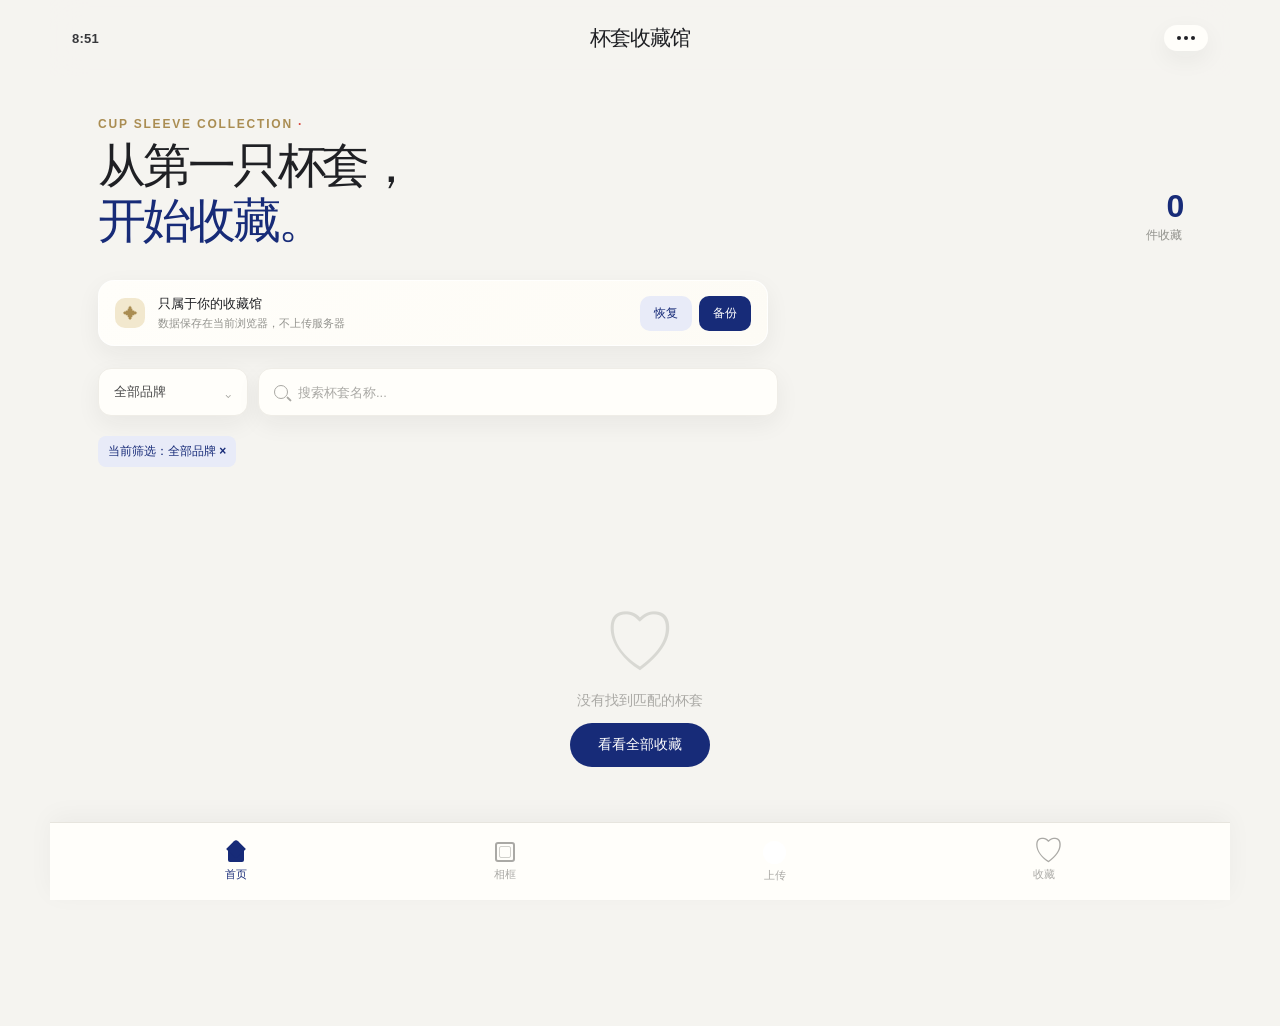
<file: index.html>
<!doctype html>
<html lang="zh-CN">
<head>
  <meta charset="UTF-8" />
  <meta name="viewport" content="width=device-width, initial-scale=1.0, viewport-fit=cover" />
  <meta name="theme-color" content="#f5f4f0" />
  <meta name="description" content="个人杯套收藏馆 - 收藏、整理、记录每一只喜欢的杯套。" />
  <title>杯套收藏馆</title>
  <link rel="stylesheet" href="styles.css?v=20260922" />
</head>
<body>
  <div class="app-shell">
    <header class="topbar">
      <div class="status-time" id="statusTime">8:51</div>
      <div class="topbar-title">杯套收藏馆</div>
      <button class="mini-menu" id="menuButton" aria-label="打开快捷菜单"><span></span><span></span><span></span></button>
    </header>

    <main class="main-content">
      <section class="view active" id="homeView" aria-label="首页">
        <div class="home-intro">
          <div>
            <p class="eyebrow">CUP SLEEVE COLLECTION <span>·</span></p>
            <h1>把喜欢的杯套，<br /><em>好好收藏。</em></h1>
          </div>
          <div class="collection-total"><strong id="totalCount">0</strong><span>件收藏</span></div>
        </div>
        <div class="notice-card">
          <div class="notice-icon">✦</div>
          <div><strong>只属于你的收藏馆</strong><span>数据保存在当前浏览器，不上传服务器</span></div>
          <div class="data-actions"><button class="notice-action restore-action" id="restoreButton">恢复</button><button class="notice-action" id="backupButton">备份</button><input id="restoreInput" type="file" accept="application/json,.json" hidden /></div>
        </div>
        <div class="toolbar">
          <button class="select-control" id="brandFilterButton">全部品牌 <span>⌄</span></button>
          <label class="search-box"><span class="search-icon"></span><input id="searchInput" type="search" placeholder="搜索杯套名称..." /></label>
        </div>
        <div class="active-filter" id="activeFilter" hidden></div>
        <div id="collectionList"></div>
      </section>

      <section class="view" id="frameView" aria-label="相框">
        <div class="page-heading"><p class="eyebrow">FRAME STUDIO</p><h1>杯套相框</h1><p>把上传的杯套填进拼贴墙，填满一整面。</p></div>
        <div class="frame-toolbar"><button class="ghost-button" id="frameExport">导出图片</button><button class="ghost-button" id="frameFill">一键铺满</button><button class="ghost-button danger" id="frameClear">清空相框</button></div>
        <div class="frame-stage" id="frameStage" aria-label="相框画布"><div class="frame-hint" id="frameHint">点下方杯套选中，再点相框里的位置放入</div></div>
        <div class="tip-card frame-tip"><span class="tip-mark">i</span><p>先点下方杯套选中，再点相框里的位置放入，可连续填多个位置；再点一次杯套取消选中，此时点相框里已放的杯套即可移除。</p></div>
        <div class="frame-tray-wrap"><div class="section-title"><h2>我的杯套</h2><span>点一下选中</span></div><div class="frame-tray" id="frameTray"></div></div>
      </section>

      <section class="view" id="uploadView" aria-label="上传杯套">
        <div class="page-heading upload-heading"><p class="eyebrow">ADD TO ARCHIVE</p><h1>上传杯套</h1><p>记录一只杯套，也记录一段当时的心情。</p></div>
        <form class="upload-form" id="uploadForm">
          <label>杯套名称 <b>*</b><input id="sleeveName" required placeholder="例如：线条小狗联名款" /></label>
          <label>贡献人昵称 <small>（选填）</small><input id="contributor" placeholder="例如：小粉" /></label>
          <label>品牌 <b>*</b><select id="brandInput" required><option value="">请选择品牌</option><option>瑞幸咖啡</option><option>喜茶</option><option>星巴克</option><option>MINISO</option><option>其他品牌</option></select></label>
          <label>发行时间 <b>*</b><input id="dateInput" type="date" required /></label>
          <label>类型标签<select id="tagInput"><option>联名限定</option><option>常规款</option><option>节日限定</option><option>城市限定</option></select></label>
          <label>发行故事 <small>（选填）</small><textarea id="storyInput" rows="4" placeholder="记录这枚杯套背后的故事……"></textarea></label>
          <label>杯套图片 <b>*</b><div class="image-picker" id="imagePicker"><input id="imageInput" type="file" accept="image/*" /><div class="upload-icon">＋</div><strong>点击选择图片</strong><span>建议使用清晰的正面照片</span><img id="imagePreview" alt="图片预览" hidden /></div></label>
          <button class="primary-button submit-button" type="submit">确认上传 <span>→</span></button>
          <button class="feedback-button" type="button" id="feedbackButton">有问题或建议？ <u>点这里反馈</u></button>
        </form>
      </section>

      <section class="view" id="favoritesView" aria-label="收藏">
        <div class="page-heading favorite-heading"><p class="eyebrow">MY FAVORITES</p><h1>杯套收藏</h1><p>把最喜欢的那些，单独留一页。</p></div>
        <div class="favorite-summary"><strong id="favoriteCount">0</strong><span>枚心动收藏</span><button id="clearFavorites">清空收藏</button></div>
        <div id="favoritesList"></div>
      </section>
    </main>

    <nav class="bottom-nav" aria-label="主导航">
      <button class="nav-item active" data-view="homeView"><span class="nav-icon home-icon"></span><small>首页</small></button>
      <button class="nav-item" data-view="frameView"><span class="nav-icon frame-icon"></span><small>相框</small></button>
      <button class="nav-item upload-nav" data-view="uploadView"><span class="nav-icon plus-icon">＋</span><small>上传</small></button>
      <button class="nav-item" data-view="favoritesView"><span class="nav-icon heart-icon"></span><small>收藏</small></button>
    </nav>
  </div>

  <div class="modal-backdrop" id="brandModal" hidden>
    <div class="bottom-sheet" role="dialog" aria-modal="true" aria-labelledby="brandModalTitle">
      <div class="sheet-handle"></div><h2 id="brandModalTitle">全部品牌</h2><div class="brand-options" id="brandOptions"></div><div class="sheet-actions"><button class="cancel-button" id="cancelBrand">取消</button><button class="confirm-button" id="confirmBrand">确定</button></div>
    </div>
  </div>

  <div class="modal-backdrop" id="detailModal" hidden>
    <div class="detail-sheet" role="dialog" aria-modal="true"><button class="close-detail" id="closeDetail" aria-label="关闭">×</button><div id="detailContent"></div></div>
  </div>

  <div class="toast" id="toast" role="status"></div>
  <script src="app.js?v=20260922"></script>
</body>
</html>
</file>
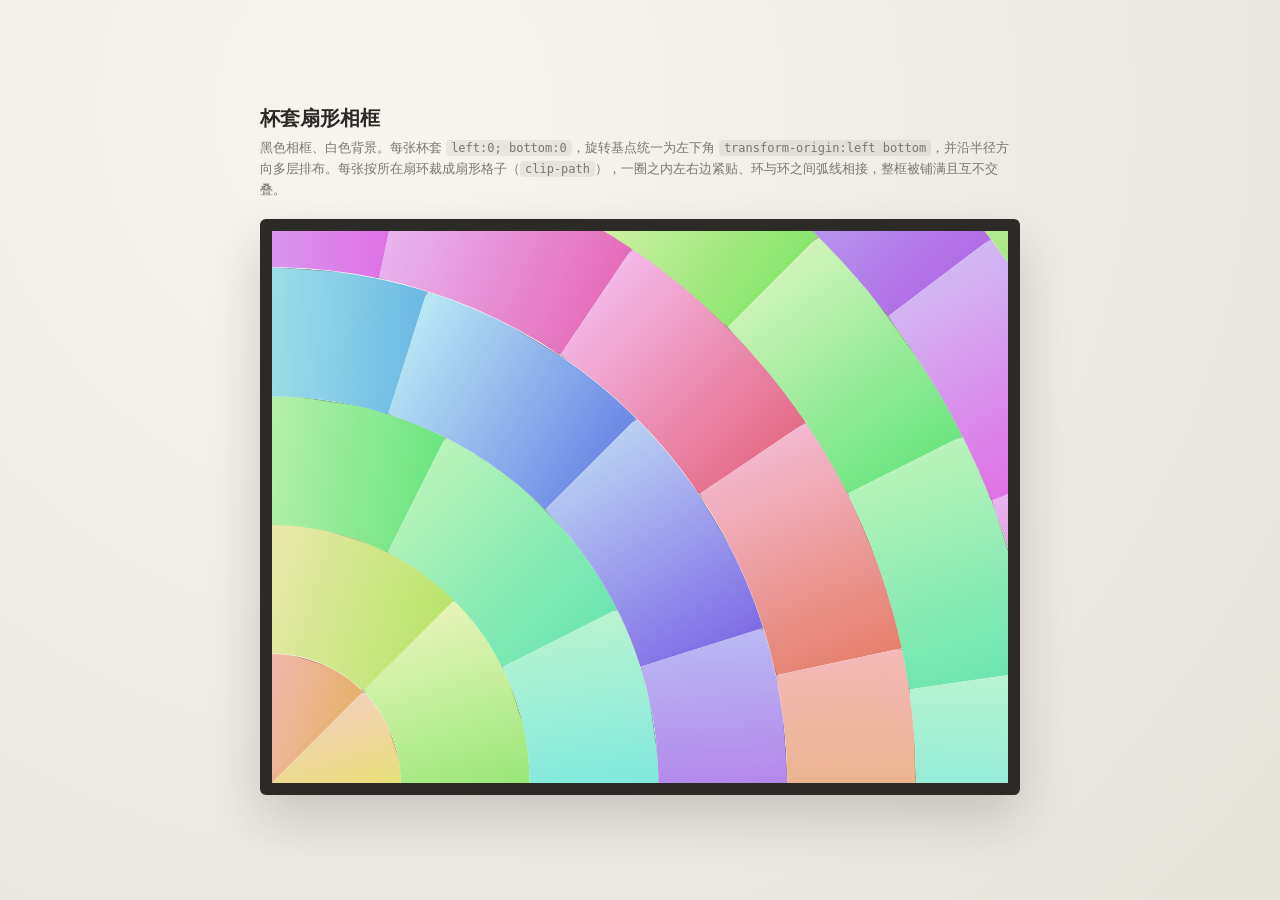
<file: fan.html>
<!doctype html>
<html lang="zh-CN">
  <head>
    <meta charset="utf-8" />
    <meta name="viewport" content="width=device-width, initial-scale=1" />
    <title>杯套扇形相框</title>
    <style>
      * { box-sizing: border-box; }
      body { margin: 0; min-height: 100vh; display: grid; place-items: center; padding: 28px 18px; color: #2c2a26; background: radial-gradient(circle at 30% 12%, #f7f5ef, #e6e3db); font-family: "PingFang SC", "Microsoft YaHei", system-ui, sans-serif; }
      main { width: min(100%, 760px); }
      h1 { margin: 0 0 6px; font-size: 20px; }
      p { margin: 0 0 18px; font-size: 13px; line-height: 1.6; color: #7a7770; }
      code { padding: 1px 5px; border-radius: 4px; background: rgba(44, 42, 38, .07); font-size: 12px; }
      .frame { border: 12px solid #2c2a26; border-radius: 6px; background: #fffefa; box-shadow: 0 24px 50px rgba(31, 32, 36, .18); }
      .stage { position: relative; width: 100%; aspect-ratio: 4 / 3; overflow: hidden; background: #fffefa; }
      .strip { position: absolute; left: 0; bottom: 0; transform-origin: left bottom; display: flex; align-items: center; justify-content: flex-end; padding-right: 14px; border: 1px solid rgba(60, 55, 48, .35); border-radius: 3px; font-size: 12px; font-weight: 700; letter-spacing: .5px; color: #4b453d; box-shadow: 0 6px 14px rgba(31, 32, 36, .08); }
    </style>
  </head>
  <body>
    <main>
      <h1>杯套扇形相框</h1>
      <p>黑色相框、白色背景。每张杯套 <code>left:0; bottom:0</code>，旋转基点统一为左下角 <code>transform-origin:left bottom</code>，并沿半径方向多层排布。每张按所在扇环裁成扇形格子（<code>clip-path</code>），一圈之内左右边紧贴、环与环之间弧线相接，整框被铺满且互不交叠。</p>
      <div class="frame">
        <div class="stage" id="stage"></div>
      </div>
    </main>
    <script>
      const stage = document.getElementById("stage");
      const W = 4;
      const H = 3;
      const length = 1.2;
      const thick = 0.7;
      const start = -100;
      const end = 10;
      const radiusEnd = 7;
      const span = ((end - start) * Math.PI) / 180;
      function rotatePoint(x, y, deg) { const r = (deg * Math.PI) / 180; const c = Math.cos(r); const s = Math.sin(r); return [x * c - y * s, x * s + y * c]; }
      let index = 0;
      for (let radius = thick / 2; radius <= radiusEnd + 1e-6; radius += thick) {
        const count = Math.max(2, Math.round((radius * span) / length));
        const step = span / count;
        for (let k = 0; k < count; k += 1) {
          const a0 = ((start * Math.PI) / 180) + k * step;
          const rot = ((a0 + step / 2) * 180) / Math.PI + 90;
          const rIn = radius - thick / 2;
          const rOut = radius + thick / 2;
          const seg = Math.max(2, Math.ceil(step / 0.05));
          const points = [];
          for (let i = 0; i <= seg; i += 1) { const a = a0 + (step * i) / seg; points.push([rIn * Math.cos(a), rIn * Math.sin(a)]); }
          for (let i = seg; i >= 0; i -= 1) { const a = a0 + (step * i) / seg; points.push([rOut * Math.cos(a), rOut * Math.sin(a)]); }
          const local = points.map((point) => rotatePoint(point[0], point[1], -rot));
          const minX = Math.min(...local.map((p) => p[0]));
          const maxX = Math.max(...local.map((p) => p[0]));
          const minY = Math.min(...local.map((p) => p[1]));
          const maxY = Math.max(...local.map((p) => p[1]));
          const width = maxX - minX;
          const height = maxY - minY;
          const strip = document.createElement("div");
          strip.className = "strip";
          strip.style.width = `${(width / W) * 100}%`;
          strip.style.height = `${(height / H) * 100}%`;
          strip.style.transformOrigin = "left bottom";
          strip.style.transform = `rotate(${rot}deg) translate(${(minX / width) * 100}%, ${(maxY / height) * 100}%)`;
          strip.style.clipPath = `polygon(${local.map((p) => `${(((p[0] - minX) / width) * 100).toFixed(3)}% ${(((p[1] - minY) / height) * 100).toFixed(3)}%`).join(",")})`;
          strip.style.zIndex = index;
          strip.style.background = `linear-gradient(90deg, hsl(${(index * 24) % 360} 72% 84%), hsl(${(index * 24 + 34) % 360} 70% 66%))`;
          stage.appendChild(strip);
          index += 1;
        }
      }
    </script>
  </body>
</html>
</file>
<file: styles.css>
:root {
  --bg: #f5f4f0;
  --paper: #fffefa;
  --ink: #1f2024;
  --muted: #92928d;
  --line: #e8e6df;
  --navy: #172b78;
  --navy-2: #2f469d;
  --coral: #d9483f;
  --green: #08b665;
  --shadow: 0 8px 25px rgba(31, 32, 36, 0.06);
  font-family: -apple-system, BlinkMacSystemFont, "Segoe UI", "PingFang SC", "Microsoft YaHei", sans-serif;
  color: var(--ink);
  background: var(--bg);
  font-synthesis: none;
}
* { box-sizing: border-box; }
body { margin: 0; min-width: 320px; background: var(--bg); }
button, input, select, textarea { font: inherit; }
button { cursor: pointer; border: 0; }
.app-shell { min-height: 100vh; max-width: 1180px; margin: 0 auto; position: relative; padding-bottom: 100px; }
.topbar { height: 76px; display: grid; grid-template-columns: 1fr auto 1fr; align-items: center; padding: 0 22px; background: rgba(245,244,240,.92); position: sticky; top: 0; z-index: 10; backdrop-filter: blur(16px); }
.status-time { font-size: 13px; font-weight: 700; color: #37383b; letter-spacing: .02em; }
.topbar-title { font-size: 21px; font-weight: 800; letter-spacing: -.04em; }
.mini-menu { justify-self: end; display: flex; gap: 3px; align-items: center; padding: 11px 13px; border-radius: 18px; background: var(--paper); box-shadow: var(--shadow); }
.mini-menu span { width: 4px; height: 4px; border-radius: 50%; background: #1f2024; }
.main-content { padding: 24px clamp(18px, 4vw, 48px) 40px; }
.view { display: none; animation: fade-in .25s ease; }
.view.active { display: block; }
@keyframes fade-in { from { opacity: 0; transform: translateY(5px); } to { opacity: 1; transform: translateY(0); } }
.home-intro { display: flex; align-items: flex-end; justify-content: space-between; gap: 20px; margin: 2px 0 26px; }
.eyebrow { margin: 0 0 8px; color: #aa8d52; font-size: 12px; line-height: 1; letter-spacing: .15em; font-weight: 800; }
.eyebrow span { color: var(--coral); }
h1 { margin: 0; font-size: clamp(31px, 6vw, 48px); line-height: 1.15; letter-spacing: -.065em; }
h1 em { font-style: normal; color: var(--navy); }
.collection-total { display: flex; flex-direction: column; align-items: flex-end; padding-bottom: 4px; color: var(--muted); }
.collection-total strong { color: var(--navy); font-size: 32px; line-height: 1; letter-spacing: -.07em; }
.collection-total span { font-size: 12px; margin-top: 5px; }
.notice-card { display: flex; align-items: center; gap: 13px; padding: 14px 16px; margin-bottom: 22px; border: 1px solid rgba(255,255,255,.9); border-radius: 16px; background: linear-gradient(120deg, #fffefa, #fdfbf5); box-shadow: var(--shadow); }
.notice-icon { width: 30px; height: 30px; display: grid; place-items: center; border-radius: 10px; color: #aa8d52; background: #f2e8ce; font-size: 15px; }
.notice-card div:nth-child(2) { display: flex; flex-direction: column; gap: 3px; flex: 1; }
.notice-card strong { font-size: 13px; }
.notice-card span { color: var(--muted); font-size: 11px; }
.data-actions { display: flex; align-items: center; gap: 7px; }.notice-action { padding: 9px 14px; border-radius: 10px; background: var(--navy); color: #fff; font-size: 12px; font-weight: 700; }.restore-action { color: var(--navy); background: #e8ebf8; }
.toolbar { display: grid; grid-template-columns: 150px 1fr; gap: 10px; margin: 0 0 25px; }
.select-control, .search-box { height: 48px; display: flex; align-items: center; gap: 8px; padding: 0 15px; border: 1px solid #efede7; border-radius: 13px; background: var(--paper); color: #4a4a4a; box-shadow: var(--shadow); font-size: 13px; }
.select-control { justify-content: space-between; }
.select-control span { color: var(--muted); font-size: 15px; }
.search-box { min-width: 0; }
.search-box input { width: 100%; min-width: 0; outline: none; border: 0; background: transparent; color: var(--ink); font-size: 13px; }
.search-box input::placeholder { color: #aaa9a5; }
.search-icon { width: 14px; height: 14px; flex: 0 0 14px; position: relative; border: 1.8px solid #a9a8a3; border-radius: 50%; }
.search-icon::after { content: ""; position: absolute; width: 6px; height: 2px; right: -5px; bottom: -2px; transform: rotate(45deg); border-radius: 2px; background: #a9a8a3; }
.active-filter { display: inline-flex; margin: -8px 0 19px; padding: 7px 10px; border-radius: 8px; color: var(--navy); background: #e8ebf8; font-size: 12px; font-weight: 700; }
.brand-section { margin: 0 0 28px; }
.brand-heading { display: flex; align-items: center; gap: 9px; margin-bottom: 13px; }
.brand-heading::before { content: ""; width: 5px; height: 21px; border-radius: 4px; background: var(--navy); }
.brand-heading h2 { margin: 0; font-size: 18px; letter-spacing: -.04em; }
.brand-heading p { margin: 3px 0 0; color: #aaa9a5; font-size: 12px; }
.brand-heading .count { margin-left: auto; color: #aaa9a5; font-size: 12px; }
.sleeve-grid { display: grid; grid-template-columns: repeat(2, minmax(0, 1fr)); gap: 15px; }
.sleeve-card { overflow: hidden; border-radius: 15px; background: var(--paper); box-shadow: var(--shadow); transition: transform .2s ease, box-shadow .2s ease; }
.sleeve-card:hover { transform: translateY(-3px); box-shadow: 0 12px 30px rgba(31,32,36,.1); }
.art-wrap { height: 170px; position: relative; display: grid; place-items: center; background: #eeefef; overflow: hidden; }
.art-wrap::before { content: ""; width: 150px; height: 150px; position: absolute; border-radius: 50%; background: rgba(255,255,255,.23); filter: blur(1px); }
.art { width: 85%; height: 74%; position: relative; z-index: 1; filter: drop-shadow(0 8px 7px rgba(24,30,32,.16)); transition: transform .2s ease; }.custom-art { object-fit: contain; }.photo-board { padding: 12px; background: #f1f0eb; }.photo-board .custom-art { width: 100%; height: 100%; padding: 7px; border-radius: 5px; background: #fff; box-shadow: 0 8px 16px rgba(35,35,35,.12); filter: none; object-fit: contain; }
.sleeve-card:hover .art { transform: rotate(-2deg) scale(1.04); }
.favorite-toggle { width: 34px; height: 34px; display: grid; place-items: center; position: absolute; top: 10px; right: 10px; z-index: 2; border-radius: 50%; background: rgba(109,109,109,.35); color: white; font-size: 20px; line-height: 1; }
.favorite-toggle.saved { color: #f5c62c; background: rgba(255,255,255,.85); }
.card-body { min-height: 104px; padding: 14px 13px 12px; display: flex; flex-direction: column; }
.card-body h3 { overflow: hidden; margin: 0 0 11px; font-size: 14px; line-height: 1.35; letter-spacing: -.025em; display: -webkit-box; -webkit-line-clamp: 2; -webkit-box-orient: vertical; }
.card-meta { display: flex; align-items: center; justify-content: space-between; gap: 8px; margin-top: auto; color: #aaa9a5; font-size: 11px; }
.tag { padding: 4px 7px; border-radius: 5px; color: white; background: var(--coral); font-size: 10px; font-weight: 700; white-space: nowrap; }
.tag.normal { color: #73736f; background: #e8e7e3; }
.empty-state { min-height: 400px; display: grid; place-items: center; align-content: center; gap: 13px; color: #aaa9a5; text-align: center; }
.empty-heart { color: #d8d8d3; font-size: 74px; line-height: 1; font-weight: 200; }
.empty-state p { margin: 0; font-size: 14px; }
.primary-button { background: var(--navy); color: white; font-weight: 800; border-radius: 30px; transition: background .2s ease, transform .2s ease; }
.primary-button:hover { background: var(--navy-2); transform: translateY(-1px); }
.empty-state .primary-button { padding: 13px 28px; font-size: 14px; }
.page-heading { margin-bottom: 25px; }
.page-heading > p:last-child { margin: 10px 0 0; color: var(--muted); font-size: 13px; }
.tip-card, .favorite-summary { border-radius: 17px; background: var(--paper); box-shadow: var(--shadow); }
.ghost-button { padding: 8px 12px; border: 1px solid var(--line); border-radius: 9px; background: transparent; color: var(--navy); font-size: 12px; }.ghost-button.danger { color: var(--coral); border-color: #f0d4ce; }
.section-title { display: flex; align-items: baseline; justify-content: space-between; margin-bottom: 7px; }.section-title h2 { margin: 0; font-size: 16px; }.section-title span { color: var(--muted); font-size: 11px; }
.tip-card { display: flex; gap: 10px; align-items: center; margin-top: 16px; padding: 13px 15px; color: var(--muted); }.tip-mark { width: 18px; height: 18px; display: grid; place-items: center; border: 1px solid #c9c8c2; border-radius: 50%; font-size: 11px; }.tip-card p { margin: 0; font-size: 11px; }
.upload-heading { margin-bottom: 17px; }.upload-form { display: grid; gap: 16px; }.upload-form label { display: grid; gap: 8px; color: #6c6b67; font-size: 13px; font-weight: 500; }.upload-form b { color: var(--coral); }.upload-form small { color: #aaa9a5; font-size: 11px; font-weight: 400; }.upload-form input:not([type="file"]), .upload-form select, .upload-form textarea { width: 100%; padding: 13px 14px; border: 1px solid #eeece5; border-radius: 12px; outline: none; background: var(--paper); color: var(--ink); box-shadow: var(--shadow); font-size: 14px; }.upload-form textarea { resize: vertical; min-height: 112px; }.upload-form input:focus, .upload-form select:focus, .upload-form textarea:focus { border-color: #aeb8e0; box-shadow: 0 0 0 3px rgba(23,43,120,.08); }.image-picker { min-height: 145px; display: grid; place-items: center; align-content: center; gap: 6px; position: relative; overflow: hidden; border: 1.5px dashed #d7d4cb; border-radius: 13px; background: #fbfaf6; color: #b96b2b; cursor: pointer; }.image-picker input { width: 100%; height: 100%; position: absolute; inset: 0; opacity: 0; cursor: pointer; z-index: 2; }.upload-icon { font-size: 30px; line-height: 1; color: #b89140; }.image-picker strong { font-size: 13px; }.image-picker span { color: #b6a58f; font-size: 11px; }.image-picker img { width: calc(100% - 22px); height: calc(100% - 22px); padding: 6px; object-fit: contain; position: absolute; inset: 11px; z-index: 1; border-radius: 7px; background: #fff; box-shadow: 0 7px 16px rgba(35,35,35,.12); }.image-picker.has-image strong, .image-picker.has-image span, .image-picker.has-image .upload-icon { display: none; }.submit-button { width: min(100%, 310px); height: 48px; justify-self: center; font-size: 15px; }.submit-button span { margin-left: 12px; font-size: 18px; }.feedback-button { justify-self: center; color: #b6a58f; background: transparent; font-size: 12px; }.feedback-button u { text-decoration: none; color: #a78347; }
.favorite-summary { display: flex; align-items: center; gap: 8px; padding: 15px 17px; margin-bottom: 18px; }.favorite-summary strong { color: var(--navy); font-size: 30px; letter-spacing: -.06em; }.favorite-summary span { color: var(--muted); font-size: 12px; flex: 1; }.favorite-summary button { padding: 7px 9px; color: var(--coral); background: transparent; font-size: 11px; }
.bottom-nav { height: 78px; display: grid; grid-template-columns: repeat(4, 1fr); align-items: center; position: fixed; z-index: 20; bottom: 0; left: 50%; width: min(100%, 1180px); transform: translateX(-50%); padding: 7px max(18px, 4vw) calc(7px + env(safe-area-inset-bottom)); border-top: 1px solid rgba(225,223,216,.8); background: rgba(255,254,250,.96); box-shadow: 0 -6px 24px rgba(31,32,36,.04); backdrop-filter: blur(18px); }.nav-item { display: flex; flex-direction: column; align-items: center; gap: 4px; color: #aaa9a5; background: transparent; }.nav-item.active { color: var(--navy); }.nav-item small { font-size: 11px; font-weight: 600; }.nav-icon { width: 22px; height: 22px; display: block; position: relative; }.home-icon::before { content: ""; width: 16px; height: 13px; position: absolute; left: 3px; bottom: 1px; border-radius: 2px; background: currentColor; }.home-icon::after { content: ""; width: 14px; height: 14px; position: absolute; left: 4px; top: 1px; transform: rotate(45deg); border-radius: 3px 0 3px 0; background: currentColor; }.frame-icon::before { content: ""; position: absolute; inset: 1px; border: 2px solid currentColor; border-radius: 3px; }.frame-icon::after { content: ""; position: absolute; inset: 5px; border: 1.5px solid currentColor; border-radius: 2px; opacity: .55; }.plus-icon { display: grid; place-items: center; width: 23px; height: 23px; border-radius: 50%; color: white; background: currentColor; font-size: 25px; line-height: 20px; }.heart-icon::before { content: "♡"; position: absolute; inset: -6px 0 0; font-size: 31px; line-height: 31px; font-weight: 400; }.nav-item.active .heart-icon::before { content: "♥"; }
.modal-backdrop { display: grid; place-items: end center; position: fixed; inset: 0; z-index: 40; background: rgba(26,27,30,.56); }.modal-backdrop[hidden] { display: none; }.bottom-sheet { width: min(100%, 560px); padding: 13px 24px 28px; border-radius: 22px 22px 0 0; background: var(--paper); animation: sheet-up .25s ease; }.sheet-handle { width: 42px; height: 4px; margin: 0 auto 23px; border-radius: 5px; background: #d8d5cd; }.bottom-sheet h2 { margin: 0 0 17px; padding-bottom: 17px; border-bottom: 1px solid var(--line); text-align: center; font-size: 20px; }.brand-options { display: grid; gap: 2px; max-height: 250px; overflow: auto; }.brand-option { padding: 13px; border-bottom: 1px solid var(--line); background: transparent; color: #8d8c87; font-size: 14px; }.brand-option.selected { color: var(--navy); font-weight: 800; }.sheet-actions { display: grid; grid-template-columns: 1fr 1fr; gap: 20px; margin-top: 19px; }.cancel-button, .confirm-button { height: 48px; border-radius: 8px; font-weight: 800; }.cancel-button { color: var(--green); background: #f0f1ee; }.confirm-button { color: white; background: var(--green); }.detail-sheet { width: min(92%, 480px); max-height: 88vh; overflow: auto; position: relative; margin-bottom: 6vh; border-radius: 22px; background: var(--paper); animation: sheet-up .25s ease; }.close-detail { position: absolute; z-index: 2; top: 12px; right: 14px; width: 34px; height: 34px; border-radius: 50%; color: #666; background: rgba(255,255,255,.78); font-size: 24px; line-height: 1; }.detail-art { height: 250px; display: grid; place-items: center; }.detail-art .art { width: 75%; height: 70%; }.detail-body { padding: 23px 24px 27px; }.detail-body .tag { display: inline-block; margin-bottom: 10px; }.detail-body h2 { margin: 0 0 9px; font-size: 23px; letter-spacing: -.05em; }.detail-body .detail-brand { color: var(--muted); font-size: 12px; }.detail-body p { margin: 18px 0 0; color: #6f6e6a; font-size: 13px; line-height: 1.8; }.detail-date { margin-top: 16px; color: #aaa9a5; font-size: 11px; }.detail-delete { width: 100%; margin-top: 20px; padding: 12px; border: 1px solid #f0d4ce; border-radius: 12px; background: #fdf3f0; color: var(--coral); font-weight: 800; font-size: 13px; transition: background .2s ease; }.detail-delete:hover { background: #fbe8e2; }
.frame-toolbar { display: flex; gap: 10px; margin-bottom: 13px; }
.frame-stage { position: relative; width: 100%; aspect-ratio: 4 / 3; overflow: hidden; border: 10px solid #2c2a26; border-radius: 4px; background: #fffefa; box-shadow: var(--shadow); }
.frame-hint { position: absolute; z-index: 99; inset: 0; display: grid; place-items: center; padding: 0 24px; color: #8a8883; font-size: 13px; text-align: center; background: rgba(255,254,250,.72); }
.frame-hint[hidden] { display: none; }
.frame-slot { position: absolute; left: 0; bottom: 0; transform-origin: left bottom; padding: 0; border: 0; background: #efece5; cursor: pointer; }
.frame-slot img { width: 100%; height: 100%; display: block; object-fit: cover; }
.frame-slot.empty:nth-child(even) { background: #e6e2d9; }
.frame-stage.placing .frame-slot.empty { background: rgba(240, 122, 92, .18); }
.frame-tip { margin-top: 14px; }
.frame-tray-wrap { margin-top: 18px; }
.frame-tray { display: flex; gap: 10px; overflow-x: auto; padding: 2px 2px 10px; }
.tray-item { flex: 0 0 64px; width: 64px; height: 48px; padding: 0; overflow: hidden; border: 1px solid var(--line); border-radius: 8px; background: #fff; }
.tray-item img { width: 100%; height: 100%; display: block; object-fit: cover; }
.tray-item.selected { border-color: var(--coral); box-shadow: 0 0 0 2px var(--coral); }
.tray-empty { margin: 4px 0; color: var(--muted); font-size: 12px; }
.toast { position: fixed; z-index: 60; left: 50%; top: 92px; transform: translate(-50%, -16px); max-width: calc(100% - 32px); padding: 11px 18px; border-radius: 10px; opacity: 0; pointer-events: none; color: white; background: rgba(31,32,36,.9); font-size: 13px; text-align: center; box-shadow: 0 10px 24px rgba(31,32,36,.18); transition: opacity .2s ease, transform .2s ease; }.toast.show { opacity: 1; transform: translate(-50%, 0); }
@keyframes sheet-up { from { opacity: 0; transform: translateY(25px); } to { opacity: 1; transform: translateY(0); } }
@media (min-width: 760px) { .main-content { padding-top: 40px; }.sleeve-grid { grid-template-columns: repeat(4, minmax(0,1fr)); gap: 18px; }.art-wrap { height: 210px; }.home-intro { margin-bottom: 32px; }.notice-card { max-width: 670px; }.toolbar { max-width: 680px; }.tip-card { max-width: 680px; }.upload-form { max-width: 680px; }.favorite-summary { max-width: 680px; } }
@media (max-width: 420px) { .topbar { height: 70px; padding: 0 16px; }.main-content { padding-inline: 15px; }.toolbar { grid-template-columns: 128px 1fr; gap: 8px; }.select-control, .search-box { padding-inline: 12px; }.art-wrap { height: 145px; }.card-body { min-height: 101px; padding-inline: 11px; }.card-body h3 { font-size: 13px; }.notice-card span { font-size: 10px; }.notice-action { padding-inline: 11px; } }
</file>
